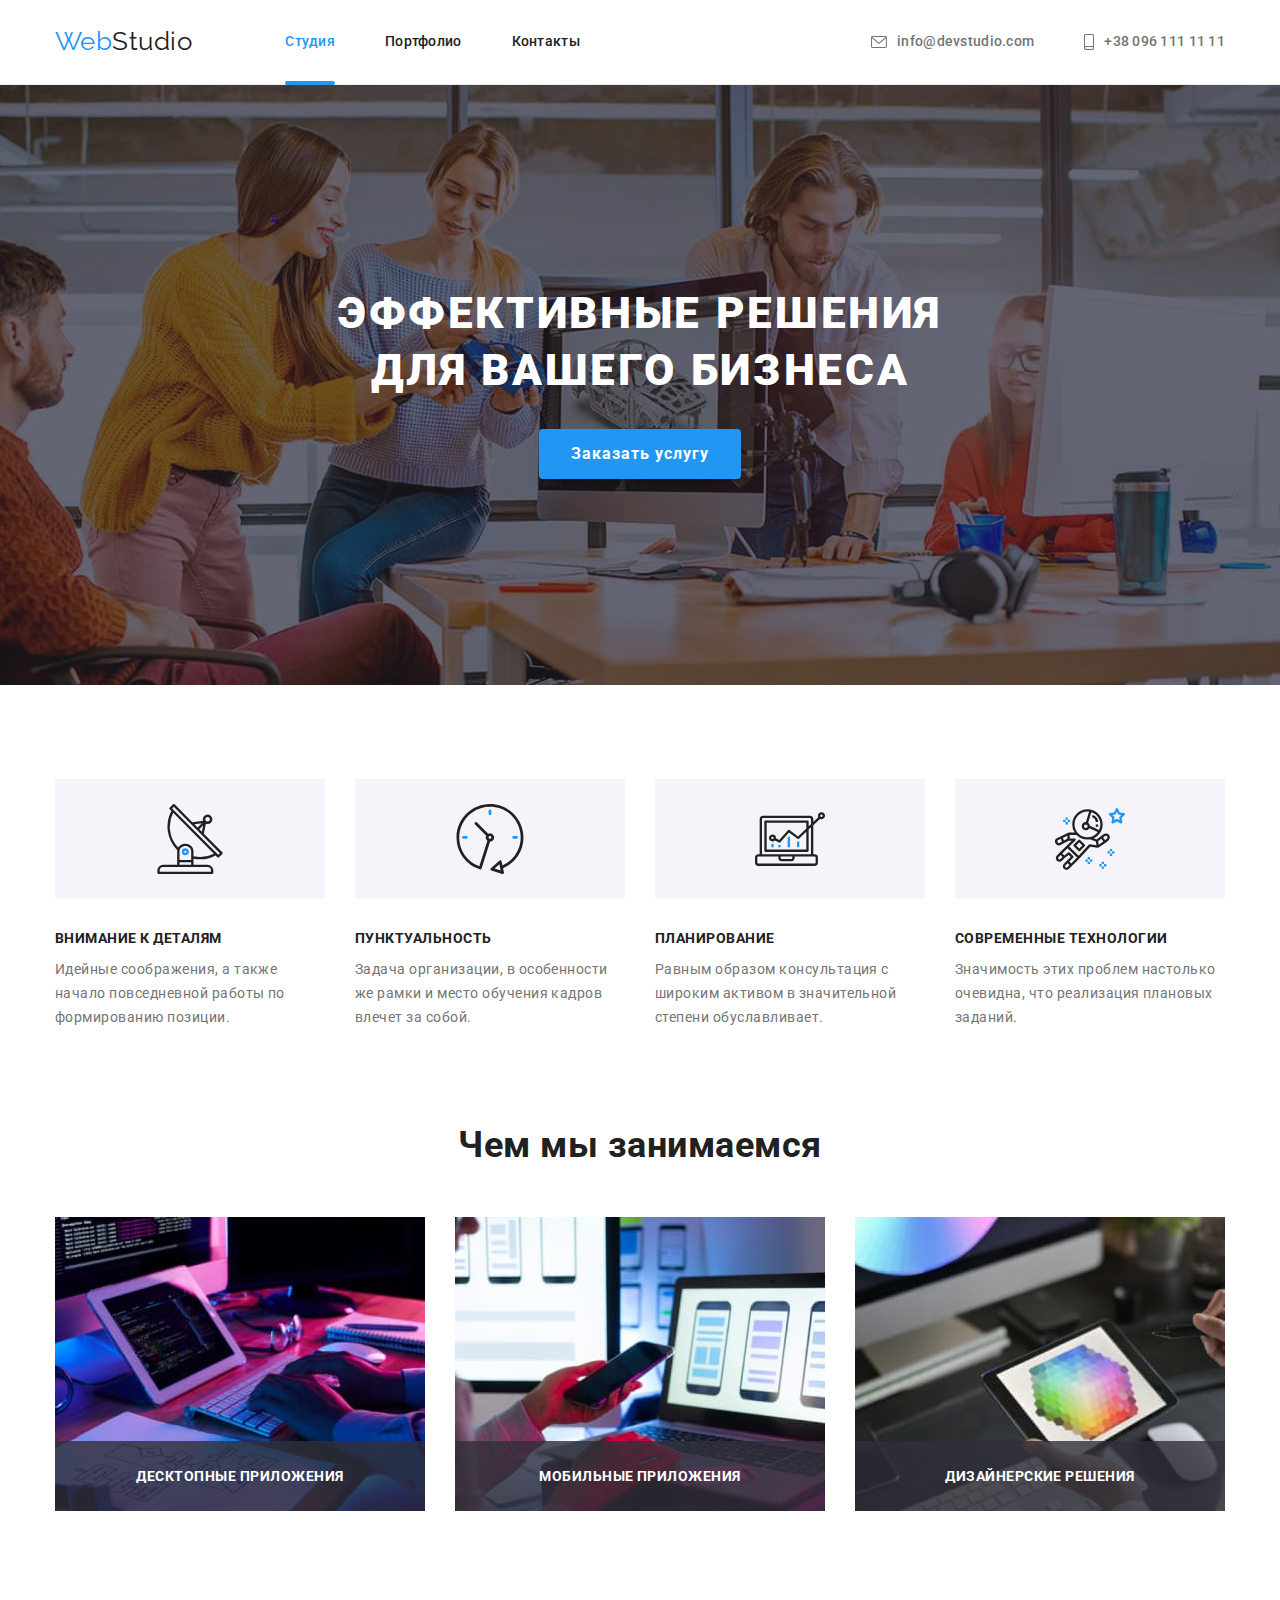
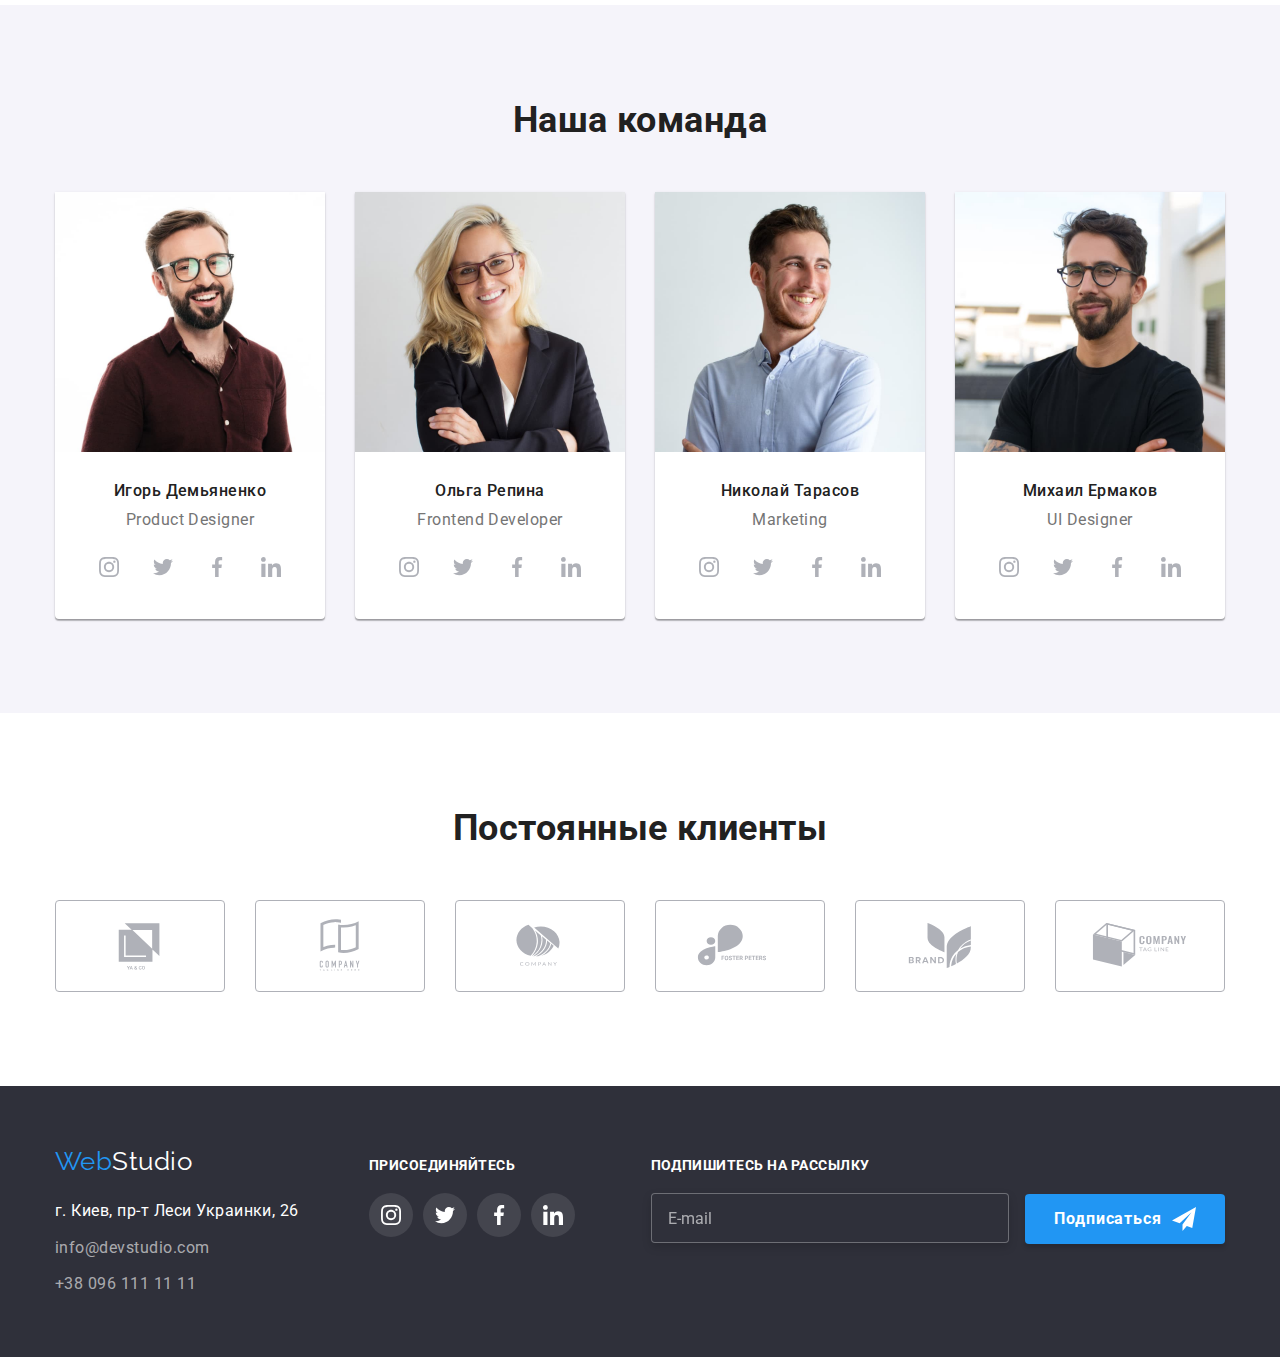
<file: index.html>
<!DOCTYPE html>
<html lang="ru">
  <head>
    <meta charset="UTF-8" />
    <meta http-equiv="X-UA-Compatible" content="IE=edge" />
    <meta name="viewport" content="width=device-width, initial-scale=1.0" />
    <title>Document</title>
    <link rel="preconnect" href="https://fonts.googleapis.com" />
    <link rel="preconnect" href="https://fonts.gstatic.com" crossorigin />
    <link
      href="https://fonts.googleapis.com/css2?family=Raleway:wght@700&family=Roboto:wght@400;500;700;900&display=swap"
      rel="stylesheet"
    />
    <link
      rel="stylesheet"
      href="https://cdnjs.cloudflare.com/ajax/libs/modern-normalize/1.1.0/modern-normalize.min.css"
    />
    <link rel="stylesheet" href="./css/main.min.css"
  </head>
  <body class="page">
    <!--Шапка сайта-->
    <header class="page-header">
      <div class="container page-header__nav">
        <nav class="nav">
          <a href="/index.html" class="logo"
            >Web<span class="logo__accent">Studio</span></a
          >
          <ul class="site-nav list">
            <li class="site-nav__item">
              <a
                href="index.html"
                class="site-nav__link site-nav__link--current link"
                >Студия</a
              >
            </li>
            <li class="site-nav__item">
              <a href="portfolio.html" class="site-nav__link">Портфолио</a>
            </li>
            <li class="site-nav__item">
              <a href="" class="site-nav__link">Контакты</a>
            </li>
          </ul>
        </nav>
        <ul class="contakt list">
          <li class="contakt__item">
            <a href="mailto:info@devstudio.com" class="contakt__list">
              <svg class="contact__icon" width="16" height="12">
                <use href="./images/icons.svg#icon-envelope"></use>
              </svg>
              info@devstudio.com</a
            >
          </li>
          <li class="contakt__item">
            <a href="tel:+380961111111" class="contakt__list"
              ><svg class="contact__icon" width="10" height="16">
                <use href="./images/icons.svg#icon-smartphone"></use>
              </svg>
              +38 096 111 11 11</a
            >
          </li>
        </ul>
      </div>
    </header>
    <!--main-->
    <main>
      <!--Герой-->
      <section class="hero">
        <h1 class="hero__title">Эффективные решения для вашего бизнеса</h1>
        <button type="button" class="button button__primary" data-modal-open>
          Заказать услугу
        </button>
      </section>
      <!--Особенности-->
      <section class="section section__peculiarity">
        <div class="container">
          <h2 class="visually-hidden">Особенности</h2>
          <ul class="peculiarity list">
            <li class="peculiarity__item">
              <div class="peculiarity__thumb">
                <svg class="peculiarity__icon" width="70" height="70">
                  <use href="./images/icons.svg#icon-antenna"></use>
                </svg>
              </div>
              <h3 class="peculiarity__title">Внимание к деталям</h3>
              <p class="peculiarity__text">
                Идейные соображения, а также начало повседневной работы по
                формированию позиции.
              </p>
            </li>
            <li class="peculiarity__item">
              <div class="peculiarity__thumb">
                <svg class="peculiarity__icon" width="70" height="70">
                  <use href="./images/icons.svg#icon-clock-1"></use>
                </svg>
              </div>
              <h3 class="peculiarity__title">Пунктуальность</h3>
              <p class="peculiarity__text">
                Задача организации, в особенности же рамки и место обучения
                кадров влечет за собой.
              </p>
            </li>
            <li class="peculiarity__item">
              <div class="peculiarity__thumb">
                <svg class="peculiarity__icon" width="70" height="70">
                  <use href="./images/icons.svg#icon-diagram"></use>
                </svg>
              </div>
              <h3 class="peculiarity__title">Планирование</h3>
              <p class="peculiarity__text">
                Равным образом консультация с широким активом в значительной
                степени обуславливает.
              </p>
            </li>
            <li class="peculiarity__item">
              <div class="peculiarity__thumb">
                <svg class="peculiarity__icon" width="70" height="70">
                  <use href="./images/icons.svg#icon-astronaut"></use>
                </svg>
              </div>
              <h3 class="peculiarity__title">Современные технологии</h3>
              <p class="peculiarity__text">
                Значимость этих проблем настолько очевидна, что реализация
                плановых заданий.
              </p>
            </li>
          </ul>
        </div>
      </section>
      <!--Чем мы занимаемся-->
      <section class="section">
        <div class="container">
          <h2 class="section__title">Чем мы занимаемся</h2>
          <ul class="work list">
            <li class="work__item">
              <div class="Work__thumb">
                <img
                  src="./images/img_1.jpg"
                  alt="Пишеться код"
                  width="370"
                  class="work__image"
                />
                <a class="work__text">Десктопные приложения</a>
              </div>
            </li>
            <li class="work__item">
              <div class="work__thumb">
                <img
                  src="./images/img_2.jpg"
                  alt="Розробка додатку"
                  width="370"
                  class="work__image"
                />
                <a class="work__text">Мобильные приложения</a>
              </div>
            </li>
            <li class="work__item">
              <div class="work__thumb">
                <img
                  src="./images/img_3.jpg"
                  alt="Вибирає колір"
                  width="370"
                  class="work__image"
                />
                <a class="work__text">Дизайнерские решения</a>
              </div>
            </li>
          </ul>
        </div>
      </section>
      <!--Наша команда-->
      <section class="section section__command">
        <div class="container">
          <h2 class="section__title">Наша команда</h2>
          <ul class="command list">
            <li class="command__item">
              <img src="./images/1.jpg" alt="Игорь Демьяненко" width="270" />
              <div class="command__name">
                <h3 class="command__team">Игорь Демьяненко</h3>
                <p class="command__text">Product Designer</p>
              </div>
              <ul class="social__list list">
                <li class="social__item">
                  <a href="" class="social__link">
                    <svg class="social__icon" width="20" height="20">
                      <use href="./images/icons.svg#icon-instagram"></use>
                    </svg>
                  </a>
                </li>
                <li class="social__item">
                  <a href="" class="social__link">
                    <svg class="social__icon" width="20" height="20">
                      <use href="./images/icons.svg#icon-twitter"></use>
                    </svg>
                  </a>
                </li>
                <li class="social__item">
                  <a href="" class="social__link">
                    <svg class="social__icon" width="20" height="20">
                      <use href="./images/icons.svg#icon-facebook"></use>
                    </svg>
                  </a>
                </li>
                <li class="social__item">
                  <a href="" class="social__link">
                    <svg class="social__icon" width="20" height="20">
                      <use href="./images/icons.svg#icon-linkedin"></use>
                    </svg>
                  </a>
                </li>
              </ul>
            </li>
            <li class="command__item">
              <img src="./images/2.jpg" alt="Ольга Репина" width="270" />
              <div class="command__name">
                <h3 class="command__team">Ольга Репина</h3>
                <p class="command__text">Frontend Developer</p>
              </div>
              <ul class="social__list list">
                <li class="social__item">
                  <a href="" class="social__link">
                    <svg class="social__icon" width="20" height="20">
                      <use href="./images/icons.svg#icon-instagram"></use>
                    </svg>
                  </a>
                </li>
                <li class="social__item">
                  <a href="" class="social__link">
                    <svg class="social__icon" width="20" height="20">
                      <use href="./images/icons.svg#icon-twitter"></use>
                    </svg>
                  </a>
                </li>
                <li class="social__item">
                  <a href="" class="social__link">
                    <svg class="social__icon" width="20" height="20">
                      <use href="./images/icons.svg#icon-facebook"></use>
                    </svg>
                  </a>
                </li>
                <li class="social__item">
                  <a href="" class="social__link">
                    <svg class="social__icon" width="20" height="20">
                      <use href="./images/icons.svg#icon-linkedin"></use>
                    </svg>
                  </a>
                </li>
              </ul>
            </li>
            <li class="command__item">
              <img src="./images/3.jpg" alt="Николай Тарасов" width="270" />
              <div class="command__name">
                <h3 class="command__team">Николай Тарасов</h3>
                <p class="command__text">Marketing</p>
              </div>
              <ul class="social__list list">
                <li class="social__item">
                  <a href="" class="social__link">
                    <svg class="social__icon" width="20" height="20">
                      <use href="./images/icons.svg#icon-instagram"></use>
                    </svg>
                  </a>
                </li>
                <li class="social__item">
                  <a href="" class="social__link">
                    <svg class="social__icon" width="20" height="20">
                      <use href="./images/icons.svg#icon-twitter"></use>
                    </svg>
                  </a>
                </li>
                <li class="social__item">
                  <a href="" class="social__link">
                    <svg class="social__icon" width="20" height="20">
                      <use href="./images/icons.svg#icon-facebook"></use>
                    </svg>
                  </a>
                </li>
                <li class="social__item">
                  <a href="" class="social__link">
                    <svg class="social__icon" width="20" height="20">
                      <use href="./images/icons.svg#icon-linkedin"></use>
                    </svg>
                  </a>
                </li>
              </ul>
            </li>
            <li class="command__item">
              <img src="./images/4.jpg" alt="Михаил Ермаков" width="270" />
              <div class="command__name">
                <h3 class="command__team">Михаил Ермаков</h3>
                <p class="command__text">UI Designer</p>
              </div>
              <ul class="social__list list">
                <li class="social__item">
                  <a href="" class="social__link">
                    <svg class="social__icon" width="20" height="20">
                      <use href="./images/icons.svg#icon-instagram"></use>
                    </svg>
                  </a>
                </li>
                <li class="social__item">
                  <a href="" class="social__link">
                    <svg class="social__icon" width="20" height="20">
                      <use href="./images/icons.svg#icon-twitter"></use>
                    </svg>
                  </a>
                </li>
                <li class="social__item">
                  <a href="" class="social__link">
                    <svg class="social__icon" width="20" height="20">
                      <use href="./images/icons.svg#icon-facebook"></use>
                    </svg>
                  </a>
                </li>
                <li class="social__item">
                  <a href="" class="social__link">
                    <svg class="social__icon" width="20" height="20">
                      <use href="./images/icons.svg#icon-linkedin"></use>
                    </svg>
                  </a>
                </li>
              </ul>
            </li>
          </ul>
        </div>
      </section>
      <!--Клієнти-->
      <section class="section">
        <div class="container">
          <h2 class="section__title">Постоянные клиенты</h2>
          <ul class="clients list">
            <li class="clients__item">
              <a href="" class="clients__link">
                <svg class="clients__icon" width="106" height="60">
                  <use href="./images/icons.svg#icon-client-1"></use>
                </svg>
              </a>
            </li>
            <li class="clients__item">
              <a href="" class="clients__link">
                <svg class="clients__icon" width="106" height="60">
                  <use href="./images/icons.svg#icon-client-2"></use>
                </svg>
              </a>
            </li>
            <li class="clients__item">
              <a href="" class="clients__link">
                <svg class="clients__icon" width="106" height="60">
                  <use href="./images/icons.svg#icon-client-3"></use>
                </svg>
              </a>
            </li>
            <li class="clients__item">
              <a href="" class="clients__link">
                <svg class="clients__icon" width="106" height="60">
                  <use href="./images/icons.svg#icon-client-4"></use>
                </svg>
              </a>
            </li>
            <li class="clients__item">
              <a href="" class="clients__link">
                <svg class="clients__icon" width="106" height="60">
                  <use href="./images/icons.svg#icon-client-5"></use>
                </svg>
              </a>
            </li>
            <li class="clients__item">
              <a href="" class="clients__link">
                <svg class="clients__icon" width="106" height="60">
                  <use href="./images/icons.svg#icon-client-6"></use>
                </svg>
              </a>
            </li>
          </ul>
        </div>
      </section>
    </main>
    <!--Підвал-->
    <footer class="footer">
      <div class="container footer__container">
        <div class="address-block">
          <a href="/index.html" class="footer__logo logo"
            >Web<span class="footer__logo--white">Studio</span></a
          >
          <address class="address">
            <ul class="address__list list">
              <li class="address__geo">
                <a
                  href="https://goo.gl/maps/4YWWPyWF16ZQ9Hfj6"
                  target="_blank"
                  rel="noopener noreferrer"
                  class="address__geo--link"
                  >г. Киев, пр-т Леси Украинки, 26</a
                >
              </li>
              <li class="address__mail">
                <a href="mailto:info@devstudio.com" class="address__link"
                  >info@devstudio.com</a
                >
              </li>
              <li class="address__tel">
                <a href="tel:+380961111111" class="address__link"
                  >+38 096 111 11 11</a
                >
              </li>
            </ul>
          </address>
        </div>
        <div class="join">
          <p class="join__title">Присоединяйтесь</p>
          <ul class="social__list list">
            <li class="social__item">
              <a href="" class="social__link social__link--footer">
                <svg class="social__icon" width="20" height="20">
                  <use href="./images/icons.svg#icon-instagram"></use>
                </svg>
              </a>
            </li>
            <li class="social__item">
              <a href="" class="social__link social__link--footer">
                <svg class="social__icon" width="20" height="20">
                  <use href="./images/icons.svg#icon-twitter"></use>
                </svg>
              </a>
            </li>
            <li class="social__item">
              <a href="" class="social__link social__link--footer">
                <svg class="social__icon" width="20" height="20">
                  <use href="./images/icons.svg#icon-facebook"></use>
                </svg>
              </a>
            </li>
            <li class="social__item">
              <a href="" class="social__link social__link--footer">
                <svg class="social__icon" width="20" height="20">
                  <use href="./images/icons.svg#icon-linkedin"></use>
                </svg>
              </a>
            </li>
          </ul>
        </div>
        <div class="subscribe">
          <b class="subscripe__title">Подпишитесь на рассылку</b>
          <form>
            <label for="email" class="subscripe__form-field">
              <input
                type="email"
                id="email"
                placeholder="E-mail"
                class="subscripe__input"
              />
            </label>
            <button type="submit" class="subscripe__button">Подписаться</button>
          </form>
        </div>
      </div>
    </footer>
    <div class="backdrop is-hidden" data-modal>
      <div class="modal">
        <button type="button" class="modal__close" data-modal-close>
          <svg class="modal__close--icon" width="11" height="11">
            <use href="./images/icons.svg#icon-close"></use>
          </svg>
        </button>
        <b class="modal__title">Оставьте свои данные, мы вам перезвоним</b>
        <form class="feedback__form">
          <div class="feedback__thumb">
            <label for="name" class="feedback__title">Имя</label>
            <input type="text" name="name" class="feedback__input" id="name" />
            <svg width="18" height="18" class="feedback__icon">
              <use href="./images/icons.svg#icon-person"></use>
            </svg>
          </div>
          <div class="feedback__thumb">
            <label for="phone" class="feedback__title">Телефон</label>
            <input type="tel" name="phone" class="feedback__input" id="phone" />
            <svg width="18" height="18" class="feedback__icon">
              <use href="./images/icons.svg#icon-telephone"></use>
            </svg>
          </div>
          <div class="feedback__thumb">
            <label for="mail" class="feedback__title">Почта</label>
            <input type="tel" name="phone" class="feedback__input" id="mail" />
            <svg width="18" height="18" class="feedback__icon">
              <use href="./images/icons.svg#icon-mail"></use>
            </svg>
          </div>
          <div class="feedback__thumb feedback__thumb--comments">
            <label for="comment" class="feedback__title">Комментарий</label>
            <textarea
              name="comment"
              id="comment"
              class="feedback__input--comment"
              placeholder="Введите текст"
            ></textarea>
          </div>
          <div class="agreement">
            <label for="agreement" class="agreement__title">
              <input
                type="checkbox"
                name="agreement"
                id="agreement"
                class="agreement__checkbox"
              />
              <span class="agreement__icon"></span>
              Соглашаюсь с рассылкой и принимаю
              <a href="" class="agreement__link">Условия договора</a></label
            >
          </div>
          <button type="submit" class="modal__submit--button button">
            Отправить
          </button>
        </form>
      </div>
    </div>
    <script src="./js/modal.js"></script>
  </body>
</html>
</file>
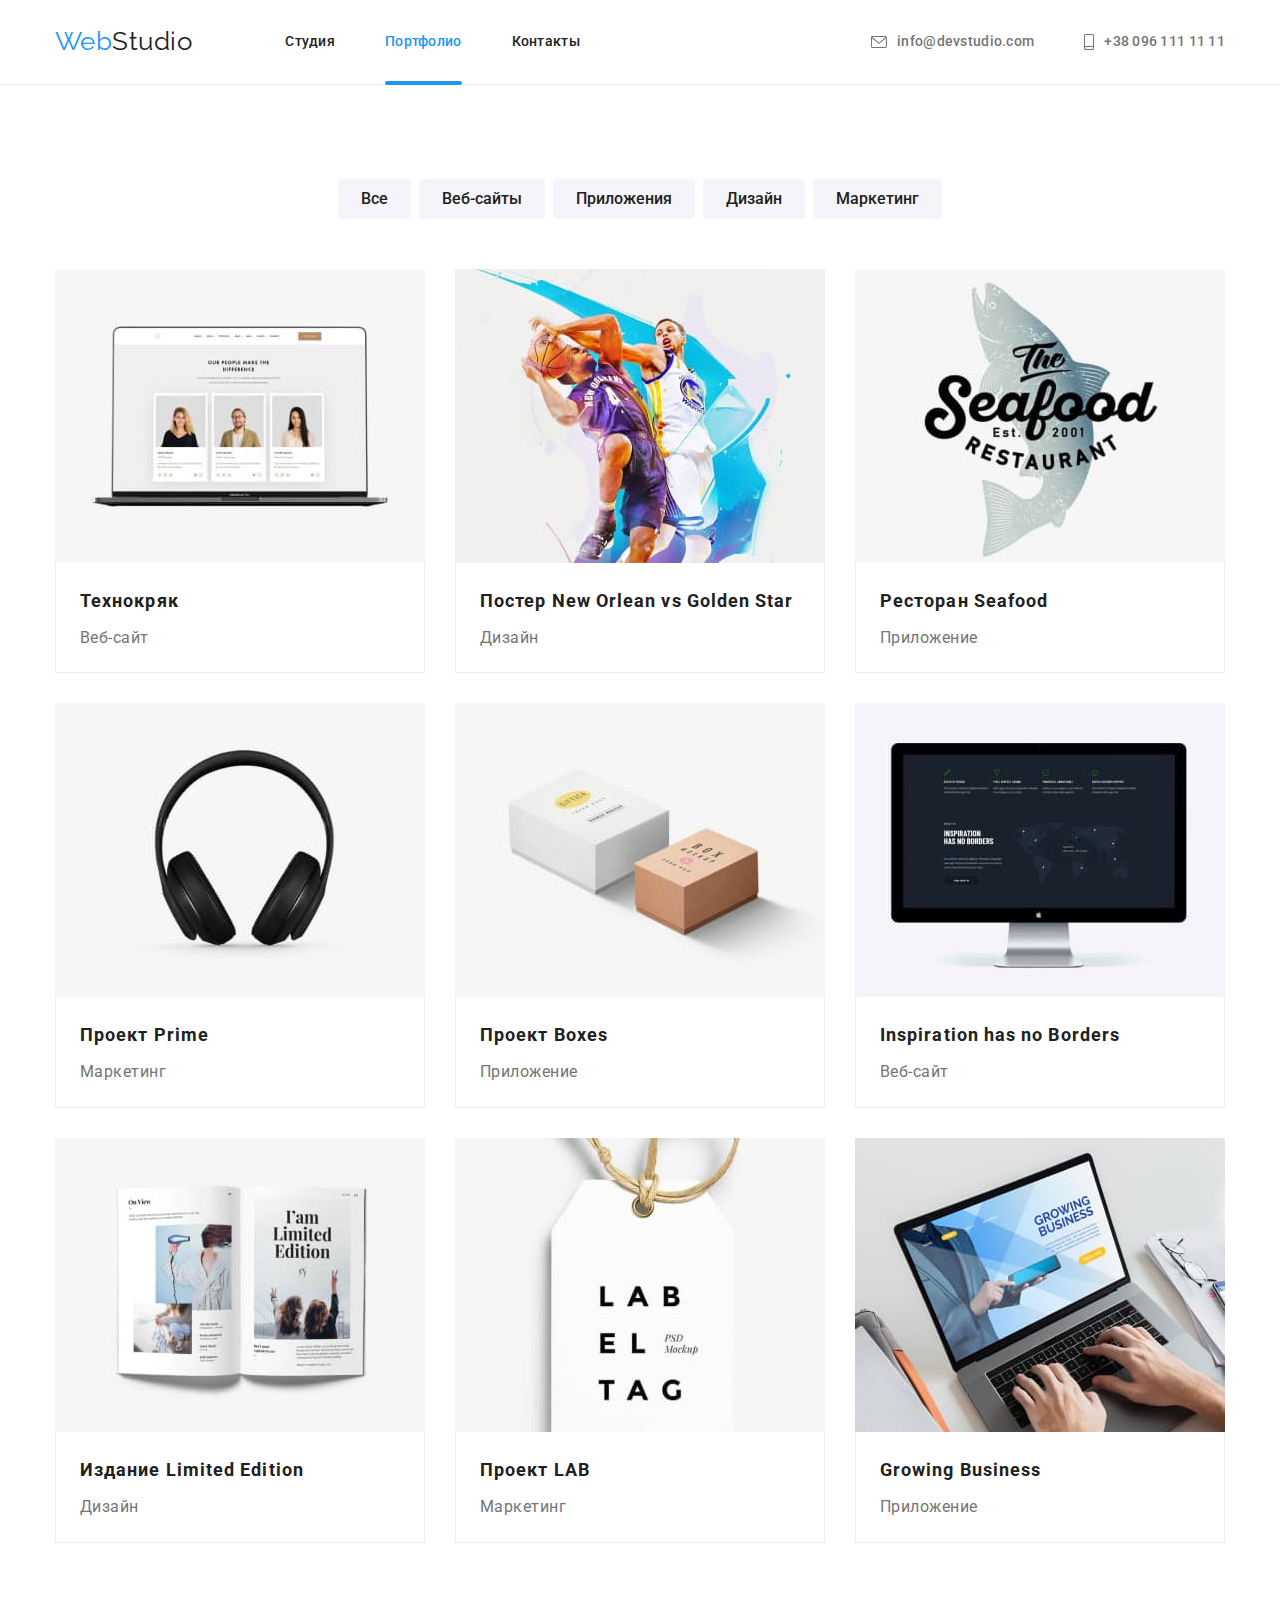
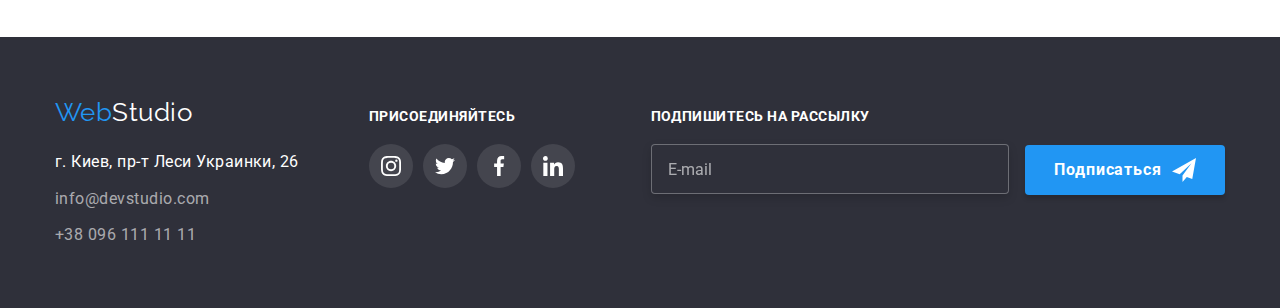
<file: portfolio.html>
<!DOCTYPE html>
<html lang="ru">
  <head>
    <meta charset="UTF-8" />
    <meta http-equiv="X-UA-Compatible" content="IE=edge" />
    <meta name="viewport" content="width=device-width, initial-scale=1.0" />
    <title>Document</title>
    <link rel="preconnect" href="https://fonts.googleapis.com" />
    <link rel="preconnect" href="https://fonts.gstatic.com" crossorigin />
    <link
      href="https://fonts.googleapis.com/css2?family=Raleway:wght@700&family=Roboto:wght@400;500;700;900&display=swap"
      rel="stylesheet"
    />
    <link
      rel="stylesheet"
      href="https://cdnjs.cloudflare.com/ajax/libs/modern-normalize/1.1.0/modern-normalize.min.css"
    />

     <link rel="stylesheet" href="css/main.min.css" />
  </head>
  <body class="page">
    <!--Шапка сайта-->
    <header class="page-header">
      <div class="container page-header__nav">
        <nav class="nav">
          <a href="/index.html" class="logo"
            >Web<span class="logo__accent">Studio</span></a
          >
          <ul class="site-nav list">
            <li class="site-nav__item">
              <a href="index.html" class="site-nav__link">Студия</a>
            </li>
            <li class="site-nav__item">
              <a
                href="portfolio.html"
                class="site-nav__link site-nav__link--current link"
                >Портфолио</a
              >
            </li>
            <li class="site-nav__item">
              <a href="" class="site-nav__link">Контакты</a>
            </li>
          </ul>
        </nav>
        <ul class="contakt list">
          <li class="contakt__item">
            <a href="mailto:info@devstudio.com" class="contakt__list">
              <svg class="contact__icon" width="16" height="12">
                <use href="./images/icons.svg#icon-envelope"></use>
              </svg>
              info@devstudio.com</a
            >
          </li>
          <li class="contakt__item">
            <a href="tel:+380961111111" class="contakt__list"
              ><svg class="contact__icon" width="10" height="16">
                <use href="./images/icons.svg#icon-smartphone"></use>
              </svg>
              +38 096 111 11 11</a
            >
          </li>
        </ul>
      </div>
    </header>
    <!--main-->
    <main>
      <section class="section">
        <div class="container">
          <h1 class="visually-hidden">Портфолио</h1>
          <!--Фільтри-->
          <ul class="portfolio-filter list">
            <li class="portfolio-filter__item">
              <button type="button" class="portfolio-filter__button">
                Все
              </button>
            </li>
            <li class="portfolio-filter__item">
              <button type="button" class="portfolio-filter__button">
                Веб-сайты
              </button>
            </li>
            <li class="portfolio-filter__item">
              <button type="button" class="portfolio-filter__button">
                Приложения
              </button>
            </li>
            <li class="portfolio-filter__item">
              <button type="button" class="portfolio-filter__button">
                Дизайн
              </button>
            </li>
            <li class="portfolio-filter__item">
              <button type="button" class="portfolio-filter__button">
                Маркетинг
              </button>
            </li>
          </ul>
          <!--групи портфоліо-->
          <ul class="flex list">
            <li class="flex__element">
              <a href="" class="flex__link link"
                ><div class="flex__thumb">
                  <img
                    src="./images/5p.jpg"
                    alt="Технокряк"
                    width="370"
                    height="294"
                  />
                  <p class="flex__text">
                    Ресурс предлагает комплексные предложения с разным уровнем
                    функционала и сервисов. Все это позволит посетителю получить
                    исчерпывающи сведения о компании или частном лице.
                  </p>
                </div>
                <div class="description">
                  <h2 class="description__images--text">Технокряк</h2>
                  <p class="description__image--indent">Веб-сайт</p>
                </div></a
              >
            </li>
            <li class="flex__element">
              <a href="" class="flex__link link">
                <div class="flex__thumb">
                  <img
                    src="./images/6p.jpg"
                    alt="Постер New Orlean vs Golden Star"
                    width="370"
                    height="294"
                  />
                  <p class="flex__text">
                    Ресурс предлагает комплексные предложения с разным уровнем
                    функционала и сервисов. Все это позволит посетителю получить
                    исчерпывающие сведения о компании или частном лице.
                  </p>
                </div>
                <div class="description">
                  <h2 class="description__images--text">
                    Постер New Orlean vs Golden Star
                  </h2>
                  <p class="description__image--indent">Дизайн</p>
                </div></a
              >
            </li>
            <li class="flex__element">
              <a href="" class="flex__link link"
                ><div class="flex__thumb">
                  <img
                    src="./images/7p.jpg"
                    alt="Ресторан Seafood"
                    width="370"
                    height="294"
                  />
                  <p class="flex__text">
                    Ресурс предлагает комплексные предложения с разным уровнем
                    функционала и сервисов. Все это позволит посетителю получить
                    исчерпывающие сведения о компании или частном лице.
                  </p>
                </div>
                <div class="description">
                  <h2 class="description__images--text">Ресторан Seafood</h2>
                  <p class="description__image--indent">Приложение</p>
                </div></a
              >
            </li>
            <li class="flex__element">
              <a href="" class="flex__link link">
                <div class="flex__thumb">
                  <img
                    src="./images/8p.jpg"
                    alt="Проект Prime"
                    width="370"
                    height="294"
                  />
                  <p class="flex__text">
                    Ресурс предлагает комплексные предложения с разным уровнем
                    функционала и сервисов. Все это позволит посетителю получить
                    исчерпывающие сведения о компании или частном лице.
                  </p>
                </div>
                <div class="description">
                  <h2 class="description__images--text">Проект Prime</h2>
                  <p class="description__image--indent">Маркетинг</p>
                </div></a
              >
            </li>
            <li class="flex__element">
              <a href="" class="flex__link link">
                <div class="flex__thumb">
                  <img
                    src="./images/9p.jpg"
                    alt="Проект Boxes"
                    width="370"
                    height="294"
                  />
                  <p class="flex__text">
                    Ресурс предлагает комплексные предложения с разным уровнем
                    функционала и сервисов. Все это позволит посетителю получить
                    исчерпывающие сведения о компании или частном лице.
                  </p>
                </div>
                <div class="description">
                  <h2 class="description__images--text">Проект Boxes</h2>
                  <p class="description__image--indent">Приложение</p>
                </div></a
              >
            </li>
            <li class="flex__element">
              <a href="" class="flex__link link">
                <div class="flex__thumb">
                  <img
                    src="./images/10p.jpg"
                    alt="Inspiration has no Borders"
                    width="370"
                    height="294"
                  />
                  <p class="flex__text">
                    Ресурс предлагает комплексные предложения с разным уровнем
                    функционала и сервисов. Все это позволит посетителю получить
                    исчерпывающие сведения о компании или частном лице.
                  </p>
                </div>
                <div class="description">
                  <h2 class="description__images--text">
                    Inspiration has no Borders
                  </h2>
                  <p class="description__image--indent">Веб-сайт</p>
                </div></a
              >
            </li>
            <li class="flex__element">
              <a href="" class="flex__link link">
                <div class="flex__thumb">
                  <img
                    src="./images/11p.jpg"
                    alt="Издание Limited Edition"
                    width="370"
                    height="294"
                  />
                  <p class="flex__text">
                    Ресурс предлагает комплексные предложения с разным уровнем
                    функционала и сервисов. Все это позволит посетителю получить
                    исчерпывающие сведения о компании или частном лице.
                  </p>
                </div>
                <div class="description">
                  <h2 class="description__images--text">
                    Издание Limited Edition
                  </h2>
                  <p class="description__image--indent">Дизайн</p>
                </div></a
              >
            </li>
            <li class="flex__element">
              <a href="" class="flex__link link"
                ><div class="flex__thumb">
                  <img
                    src="./images/12p.jpg"
                    alt="Проект LAB"
                    width="370"
                    height="294"
                  />
                  <p class="flex__text">
                    Ресурс предлагает комплексные предложения с разным уровнем
                    функционала и сервисов. Все это позволит посетителю получить
                    исчерпывающие сведения о компании или частном лице.
                  </p>
                </div>
                <div class="description">
                  <h2 class="description__images--text">Проект LAB</h2>
                  <p class="description__image--indent">Маркетинг</p>
                </div></a
              >
            </li>
            <li class="flex__element">
              <a href="" class="flex__link link"
                ><div class="flex__thumb">
                  <img
                    src="./images/13p.jpg"
                    alt="Growing Business"
                    width="370"
                    height="294"
                  />
                  <p class="flex__text">
                    Ресурс предлагает комплексные предложения с разным уровнем
                    функционала и сервисов. Все это позволит посетителю получить
                    исчерпывающие сведения о компании или частном лице.
                  </p>
                </div>
                <div class="description">
                  <h2 class="description__images--text">Growing Business</h2>
                  <p class="description__image--indent">Приложение</p>
                </div></a
              >
            </li>
          </ul>
        </div>
      </section>
    </main>
    <!--Підвал-->
    <footer class="footer">
      <div class="container footer__container">
        <div class="address-block">
          <a href="/index.html" class="footer__logo logo"
            >Web<span class="footer__logo--white">Studio</span></a
          >
          <address class="address">
            <ul class="address__list list">
              <li class="address__geo">
                <a
                  href="https://goo.gl/maps/4YWWPyWF16ZQ9Hfj6"
                  target="_blank"
                  rel="noopener noreferrer"
                  class="address__geo--link"
                  >г. Киев, пр-т Леси Украинки, 26</a
                >
              </li>
              <li class="address__mail">
                <a href="mailto:info@devstudio.com" class="address__link"
                  >info@devstudio.com</a
                >
              </li>
              <li class="address__tel">
                <a href="tel:+380961111111" class="address__link"
                  >+38 096 111 11 11</a
                >
              </li>
            </ul>
          </address>
        </div>
        <div class="join">
          <p class="join__title">Присоединяйтесь</p>
          <ul class="social__list list">
            <li class="social__item">
              <a href="" class="social__link social__link--footer">
                <svg class="social__icon" width="20" height="20">
                  <use href="./images/icons.svg#icon-instagram"></use>
                </svg>
              </a>
            </li>
            <li class="social__item">
              <a href="" class="social__link social__link--footer">
                <svg class="social__icon" width="20" height="20">
                  <use href="./images/icons.svg#icon-twitter"></use>
                </svg>
              </a>
            </li>
            <li class="social__item">
              <a href="" class="social__link social__link--footer">
                <svg class="social__icon" width="20" height="20">
                  <use href="./images/icons.svg#icon-facebook"></use>
                </svg>
              </a>
            </li>
            <li class="social__item">
              <a href="" class="social__link social__link--footer">
                <svg class="social__icon" width="20" height="20">
                  <use href="./images/icons.svg#icon-linkedin"></use>
                </svg>
              </a>
            </li>
          </ul>
        </div>
        <div class="subscribe">
          <b class="subscripe__title">Подпишитесь на рассылку</b>
          <form>
            <label for="email" class="subscripe__form-field">
              <input
                type="email"
                id="email"
                placeholder="E-mail"
                class="subscripe__input"
              />
            </label>
            <button type="submit" class="subscripe__button">Подписаться</button>
          </form>
        </div>
      </div>
    </footer>
  </body>
</html>
</file>
<file: css/main.min.css>
:root{--primary-text-color: #212121;--title-text-color: #757575;--accent-color: #2196f3;--primary-white-color: #ffffff;--primary-cubic: cubic-bezier(0.4, 0, 0.2, 1)}.page{font-family:Roboto,sans-serif;letter-spacing:.03em;background-color:var(--primary-white-color);color:var(--title-text-color)}h1,h2,h3,h4,p,ul{margin-bottom:0;margin-top:0}img{display:block;max-width:100%}.visually-hidden{position:absolute;white-space:nowrap;width:1px;height:1px;overflow:hidden;border:0;padding:0;clip:rect(0 0 0 0);clip-path:inset(50%);margin:-1px}.list{padding:0;margin:0;list-style:none}.section__title{color:var(--primary-text-color);font-weight:700;font-size:36px;line-height:1.19;text-align:center;margin-bottom:50px}.section{padding-top:94px;padding-bottom:94px}.section__peculiarity{padding-bottom:0}.container{width:1200px;padding-left:15px;padding-right:15px;margin-left:auto;margin-right:auto}.page-header{background-color:var(--primary-white-color);border-bottom:1px solid #ececec}.page-header__nav{display:flex;align-items:center}.nav{display:flex;align-items:center}.site-nav{display:flex;margin-left:93px}.site-nav__item+.site-nav__item{margin-left:50px}.site-nav__link{color:var(--primary-text-color);font-family:inherit;font-weight:500;font-size:14px;line-height:1.4;letter-spacing:.02em;text-decoration:none;padding-top:32px;padding-bottom:32px;display:block;position:relative;transition:color 250ms var(--primary-cubic)}.site-nav__link:hover,.site-nav__link:focus{color:var(--accent-color)}.link.site-nav__link--current{color:var(--accent-color)}.link.site-nav__link--current::after{content:"";position:absolute;left:0;bottom:-1px;width:100%;height:4px;background:var(--accent-color);border-radius:2px}.contakt{display:flex;margin-left:auto}.contakt__item+.contakt__item{margin-left:50px}.contakt__list{display:flex;color:var(--title-text-color);font-weight:500;font-size:14px;line-height:1.4;letter-spacing:.02em;text-decoration:none;align-items:center;transition:color 250ms var(--primary-cubic)}.contakt__list:hover,.contakt__list:focus{color:var(--accent-color)}.contact__icon{margin-right:10px;fill:currentColor}.logo{font-family:Raleway,cursive;font-size:26px;line-height:1.19;color:var(--accent-color);text-decoration:none}.logo__accent{color:var(--primary-text-color)}.hero{max-width:1600px;height:600px;margin-left:auto;margin-right:auto;text-align:center;background-image:linear-gradient(to right, rgba(47, 48, 58, 0.4), rgba(47, 48, 58, 0.4)),url(../images/Hero.jpg);background-size:cover;background-repeat:no-repeat;background-position:center;background-color:#2f303a}.hero__title{width:696px;padding-top:200px;padding-bottom:30px;margin-left:auto;margin-right:auto;font-weight:900;font-size:44px;line-height:1.3;letter-spacing:.06em;text-transform:uppercase;color:var(--primary-white-color)}.button{font-family:inherit;font-style:normal;font-weight:700;font-size:16px;line-height:1.8;letter-spacing:.06em;color:var(--primary-text-color);background-color:var(--primary-white-color);cursor:pointer;border-radius:4px}.button__primary{display:inline-block;background-color:var(--accent-color);color:var(--primary-white-color);border:0;min-width:200px;min-height:50px;padding:10px 32px;box-shadow:0px 4px 4px rgba(0,0,0,.15);transition:background-color 250ms var(--primary-cubic)}.button__primary:hover{background-color:#188ce8}.portfolio-filter__button{background-color:var(--primary-white-color);color:var(--primary-text-color);background:#f5f4fa;border-radius:4px;font-weight:500;font-size:16px;line-height:1.62;padding:6px 22px;border:1px solid rgba(0,0,0,0);margin-bottom:0;transition:background-color 250ms var(--primary-cubic)}.portfolio-filter__button:hover,.portfolio-filter__button:focus{color:var(--primary-white-color);background-color:var(--accent-color);box-shadow:0px 3px 1px rgba(0,0,0,.1),0px 1px 2px rgba(0,0,0,.08),0px 2px 2px rgba(0,0,0,.12)}.peculiarity{display:flex;flex-wrap:wrap;margin-right:-30px}.peculiarity__item{margin-right:30px;flex-basis:calc(25% - 30px)}.peculiarity__item:nth-child(4){margin-right:0}.peculiarity__title{color:var(--primary-text-color);font-size:14px;font-weight:700;font-size:14px;line-height:1.4;text-transform:uppercase;margin-bottom:10px}.peculiarity__thumb{width:270px;height:120px;background-color:#f5f4fa;margin-bottom:30px;display:inline-flex;align-items:center;justify-content:center}.peculiarity__text{color:var(--title-text-color);list-style:none;font-weight:400;font-size:14px;line-height:1.71}.work{display:flex;flex-wrap:wrap;flex-basis:calc(33.3333333333% - 30px)}.work__item+.work__item{margin-left:30px}.work__item{position:relative}.work__text{position:absolute;left:0;bottom:0;width:100%;height:70px;background:rgba(47,48,58,.8);display:flex;align-items:center;justify-content:center;font-weight:700;text-transform:uppercase;color:var(--primary-white-color);font-size:14px}.command__team{font-weight:500;font-size:16px;line-height:1.18;color:#212121;margin-bottom:10px}.command__text{font-weight:400;font-size:16px;line-height:1.18;color:var(--title-text-color)}.command__name{padding-top:30px;padding-bottom:16px}.section__command{background-color:#f5f4fa}.command{display:flex;margin-right:-30px}.command__item{background-color:var(--primary-white-color);box-shadow:0px 1px 3px rgba(0,0,0,.12),0px 1px 1px rgba(0,0,0,.14),0px 2px 1px rgba(0,0,0,.2);border-radius:0px 0px 4px 4px;flex-wrap:wrap;flex-basis:calc(25% - 30px);margin-right:30px;text-align:center}.social__list{display:inline-flex;margin-bottom:30px}.social__link{display:inline-flex;align-items:center;justify-content:center;border-radius:50%;width:44px;height:44px;fill:#afb1b8;transition:fill 250ms var(--primary-cubic),background-color 250ms var(--primary-cubic)}.command .social__link:hover,.command .social__link:focus{background-color:var(--accent-color);fill:var(--primary-white-color)}.social__item{margin-right:10px}.social__item:last-child{margin-right:0}.clients{display:flex}.clients__item{margin-right:30px}.clients__item:last-child{margin-right:0}.clients__link{display:inline-flex;align-items:center;justify-content:center;width:170px;height:92px;border:1px solid #afb1b8;border-radius:4px;fill:#afb1b8;transition:border-color 250ms var(--primary-cubic),fill 250ms var(--primary-cubic)}.clients__link:hover,.clients__link:focus{fill:var(--accent-color);border-color:var(--accent-color)}.footer{background-color:#2f303a;padding-top:60px;padding-bottom:60px}.footer__logo{display:inline-block;margin-bottom:20px}.footer__logo--white{color:var(--primary-white-color)}.address__geo--link{display:inline-block;text-decoration:none}.address__geo--link{color:var(--primary-white-color);font-style:normal;line-height:1.71;transition:color 250ms var(--primary-cubic)}.address__link{color:rgba(255,255,255,.6);font-style:normal;line-height:1.71;transition:color 250ms var(--primary-cubic);text-decoration:none}.address__link:hover,.address__link:focus{color:var(--accent-color)}.address__geo{margin-bottom:9px}.address__mail{margin-bottom:9px}.footer__container{display:flex;align-items:baseline}.address-block{margin-right:70px}.join{margin-right:auto}.join__title{margin-bottom:20px;font-weight:700;text-transform:uppercase;color:var(--primary-white-color);font-size:14px}.social__link--footer{border-radius:50%;background:rgba(255,255,255,.1);fill:var(--primary-white-color);transition:background-color 250ms var(--primary-cubic)}.social__link--footer:hover,.social__link--footer:focus{background-color:var(--accent-color)}.subscripe__title{display:inline-block;font-weight:700;text-transform:uppercase;color:var(--primary-white-color);font-size:14px;margin-bottom:20px}.subscripe__input{width:358px;height:50px;margin-right:12px;padding:15px 16px;font-size:16px;line-height:1.25;background-color:#2f303a;border:1px solid rgba(255,255,255,.3);filter:drop-shadow(0px 4px 4px rgba(0, 0, 0, 0.15));border-radius:4px;color:rgba(255,255,255,.6);transition:border-color 250ms var(--primary-cubic)}.subscripe__form-field:focus-within .subscripe__input{outline:none;border-color:var(--accent-color)}.subscripe__input::placeholder{font-size:16px;line-height:1.25;color:rgba(255,255,255,.6)}.subscripe__button{min-width:200px;height:50px;font-weight:700;line-height:1.875;display:inline-flex;justify-content:center;align-items:center;letter-spacing:.06em;cursor:pointer;box-shadow:0px 4px 4px rgba(0,0,0,.15);border-radius:4px;border:rgba(0,0,0,0);color:var(--primary-white-color);background-color:var(--accent-color);transition:background-color 250ms var(--primary-cubic)}.subscripe__button:hover,.subscripe__button:focus{background-color:#188ce8}.subscripe__button::after{content:"";margin-left:10px;fill:currentColor;width:24px;height:24px;background-image:url(../images/icon-send.svg)}.portfolio-filter{display:flex;justify-content:center;margin-bottom:50px}.portfolio-filter__item:not(:last-child){margin-right:8px}.description{padding:20px 24px;border-left:1px solid #eee;border-right:1px solid #eee;border-bottom:1px solid #eee}.description__images--text{font-weight:700;font-size:18px;line-height:2;letter-spacing:.06em;color:#212121;margin-bottom:4px}.description__image--indent{font-weight:400;font-size:16px;line-height:1.87;color:#757575}.flex{display:flex;flex-wrap:wrap;margin:-15px -15px}.flex__element{transition:box-shadow 250ms var(--primary-cubic);flex-basis:calc((100% - 90px)/3);margin:15px 15px}.flex__element:hover{box-shadow:0px 1px 1px rgba(0,0,0,.12),0px 4px 4px rgba(0,0,0,.06),1px 4px 6px rgba(0,0,0,.16)}.flex__link{display:block;color:#757575;text-decoration:none}.flex__link:hover .flex__text,.flex__link:focus .flex__text{transform:translateY(0)}.flex__thumb{position:relative;overflow:hidden}.flex__text{position:absolute;transform:translateY(100%);pointer-events:none;transition:transform 250ms cubic-bezier(0.4, 0, 0.2, 1);display:flex;padding:63px 24px;top:0;right:0;width:100%;height:100%;font-size:18px;line-height:1.38;color:var(--primary-white-color);background:rgba(33,150,243,.9)}.backdrop{position:fixed;top:0;left:0;width:100%;height:100%;background-color:rgba(0,0,0,.2);opacity:1;transition:opacity 250ms var(--primary-cubic)}.backdrop.is-hidden{pointer-events:none;opacity:0}.backdrop.is-hidden .modal{transform:translate(-50%, -50%) scale(1.2)}.modal{position:absolute;top:50%;left:50%;transform:translate(-50%, -50%) scale(1);transition:transform 250ms var(--primary-cubic);min-width:528px;min-height:581px;padding:40px 39px 40px 41px;background-color:var(--primary-white-color)}.modal__close{position:absolute;top:8px;right:8px;width:30px;height:30px;display:flex;align-items:center;justify-content:center;border-radius:50%;border:1px solid rgba(0,0,0,.1);cursor:pointer;background-color:var(--primary-white-color);transition:fill 250ms var(--primary-cubic)}.modal__close .modal__close:hover{fill:var(--accent-color)}.modal__close--icon{text-align:center}.modal__title{display:inline-block;margin-bottom:12px;font-weight:700;font-size:20px;line-height:1.15;color:var(--primary-text-color)}.feedback__thumb{position:relative}.feedback__thumb:not(:last-child){margin-bottom:10px}.feedback__title{position:relative;display:block;margin-bottom:4px;font-size:12px;line-height:1.17;letter-spacing:.01em;color:var(--title-text-color)}.feedback__input{width:100%;height:40px;padding-left:42px;border:1px solid rgba(33,33,33,.2);border-radius:4px;transition:border-color 250ms var(--primary-cubic)}.feedback__input:focus{outline:none;border-color:var(--accent-color)}.feedback__input:focus~.feedback__icon{fill:var(--accent-color)}.feedback__icon{position:absolute;top:29px;left:12px;transition:fill 250ms var(--primary-cubic)}.feedback__input--comment{padding:12px 16px;width:100%;height:120px;overflow:hidden;border:1px solid rgba(33,33,33,.2);border-radius:4px;font-size:14px;resize:none;transition:border-color 250ms var(--primary-cubic)}.feedback__input--comment::placeholder{letter-spacing:.01em;color:rgba(117,117,117,.5)}.feedback__input--comment:focus{outline:none;border-color:var(--accent-color)}.feedback__thumb--comments{margin-bottom:20px}.agreement{margin-bottom:30px;margin-left:40px}.agreement__title{position:relative;display:flex;align-items:center;font-size:14px}.agreement__checkbox{position:absolute;white-space:nowrap;width:1px;height:1px;overflow:hidden;border:0;padding:0;clip:rect(0 0 0 0);clip-path:inset(50%);margin:-1px}.agreement__checkbox:focus+.agreement__icon{box-shadow:0px 1px 3px rgba(0,0,0,.12),0px 1px 1px rgba(0,0,0,.14),0px 2px 1px rgba(0,0,0,.2)}.agreement__checkbox:checked+.agreement__icon{background-color:var(--accent-color);background-image:url(../images/icon-check.svg);border-color:var(--accent-color)}.agreement__icon{position:absolute;top:3px;left:0;margin-left:-25px;display:inline-block;width:16px;height:15px;border:2px solid var(--primary-text-color);border-radius:2px;margin-right:7px;transition:all 250ms var(--primary-cubic)}.agreement__title{line-height:1.714}.agreement__link{color:var(--accent-color);margin-left:4px;transition:color 250ms var(--primary-cubic)}.agreement__link:hover,.agreement__link:focus{color:var(--hero-button-hover)}.modal__submit--button{display:block;margin-left:auto;margin-right:auto;width:200px;height:50px;color:var(--primary-white-color);background:var(--accent-color);box-shadow:0px 4px 4px rgba(0,0,0,.15);border-color:rgba(0,0,0,0);transition:background-color 250ms var(--primary-cubic)}.modal__submit--button:hover,.modal__submit--button:focus{background-color:#188ce8}/*# sourceMappingURL=main.min.css.map */
</file>
